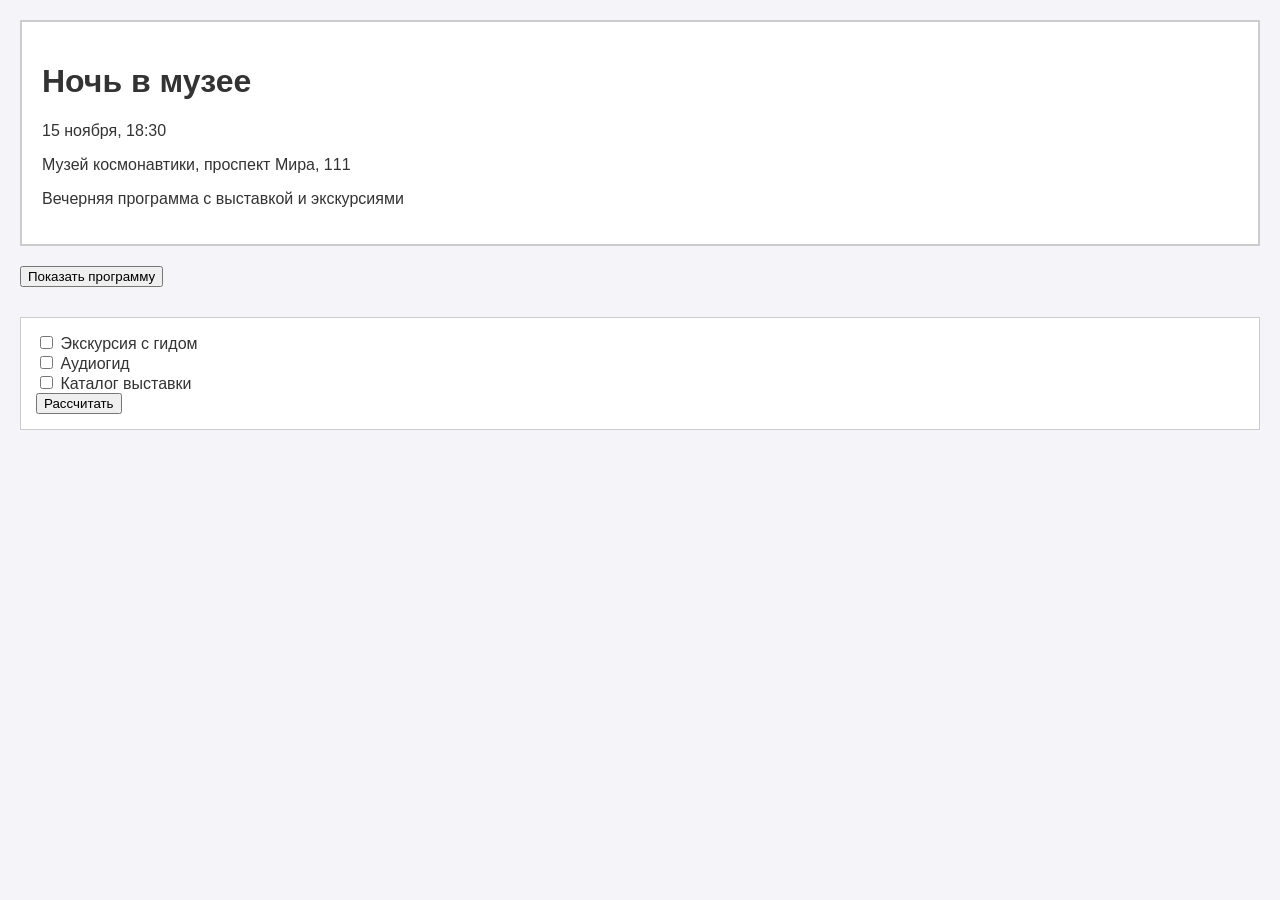
<file: DZ_2/src/index.html>
<!DOCTYPE html>
<html lang="ru">
<head>
    <meta charset="UTF-8">
    <meta name="viewport" content="width=device-width, initial-scale=1.0">
    <title>Ночь в музее</title>
    <link rel="stylesheet" href="style.css">
</head>
<body>
    <div class="card">
        <h1 id="event-title">Ночь в музее</h1>
        <p>15 ноября, 18:30</p>
        <p>Музей космонавтики, проспект Мира, 111</p>
        <p>Вечерняя программа с выставкой и экскурсиями</p>
    </div>

    <button id="show-program">Показать программу</button>
    
    <div id="program" class="info-block" hidden></div>
    
    <div id="data-error" class="error-message" hidden></div>

    <form id="service-form" class="form-block" hidden>
        <label>
            <input type="checkbox" id="guide"> Экскурсия с гидом
        </label><br>
        <label>
            <input type="checkbox" id="audio"> Аудиогид
        </label><br>
        <label>
            <input type="checkbox" id="catalog"> Каталог выставки
        </label><br>
        <button type="submit">Рассчитать</button>
    </form>

    <div id="choice-error" class="error-message" hidden></div>
    <div id="result" class="info-block" hidden></div>
    <div id="report-json" class="json-block" hidden></div>

    <script src="app.js"></script>
</body>
</html>
</file>
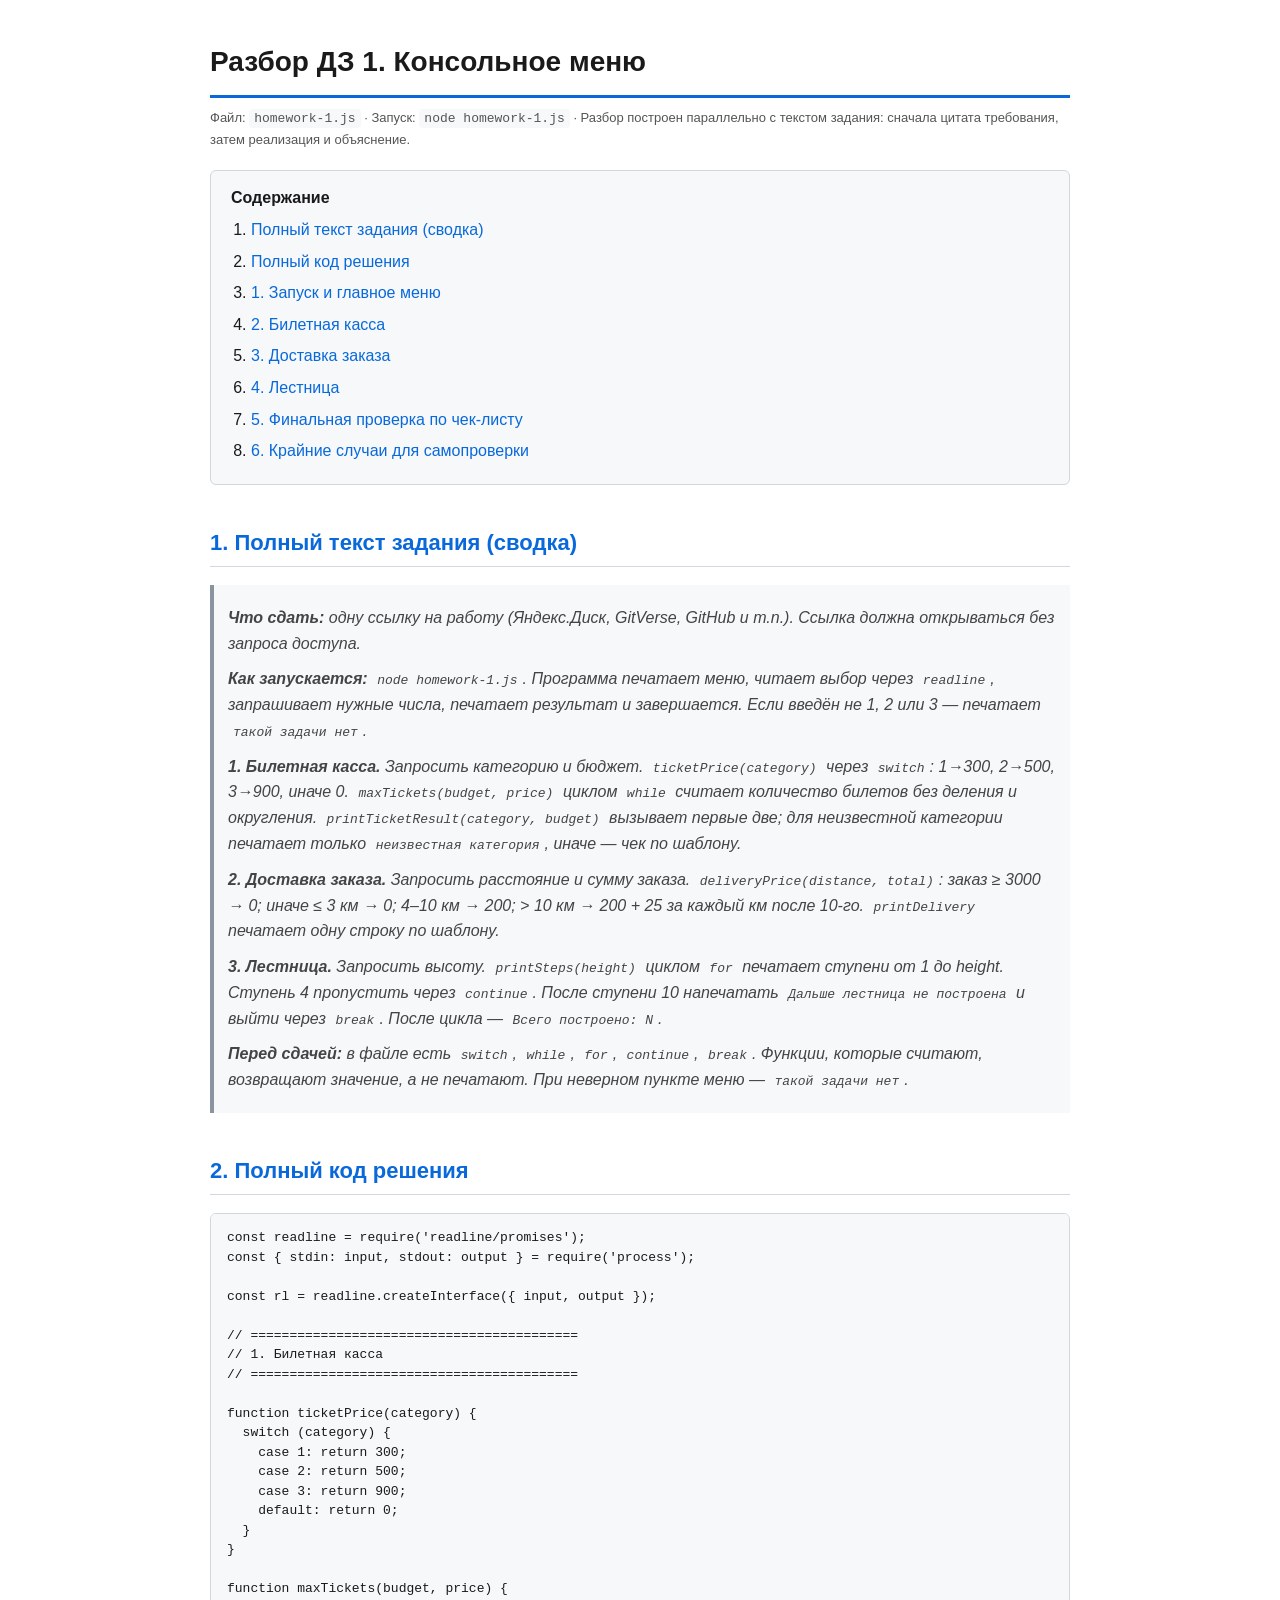
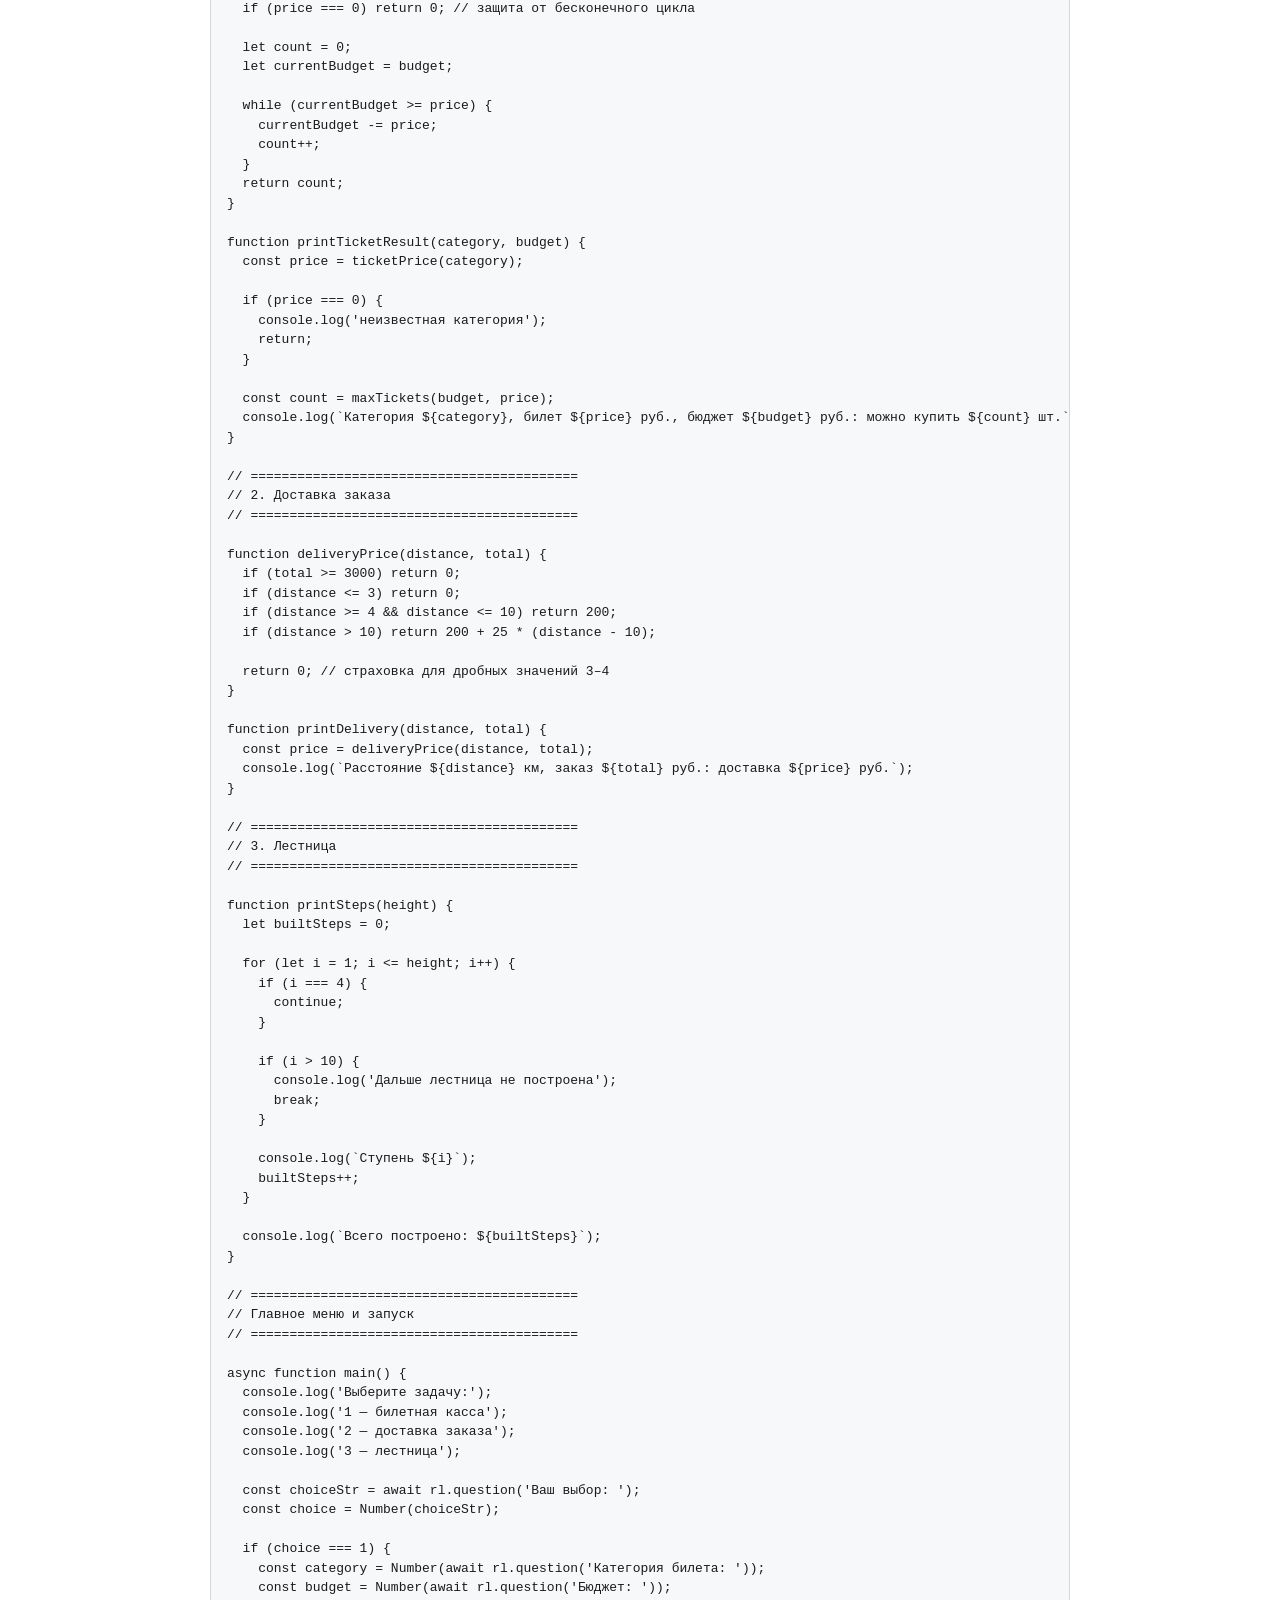
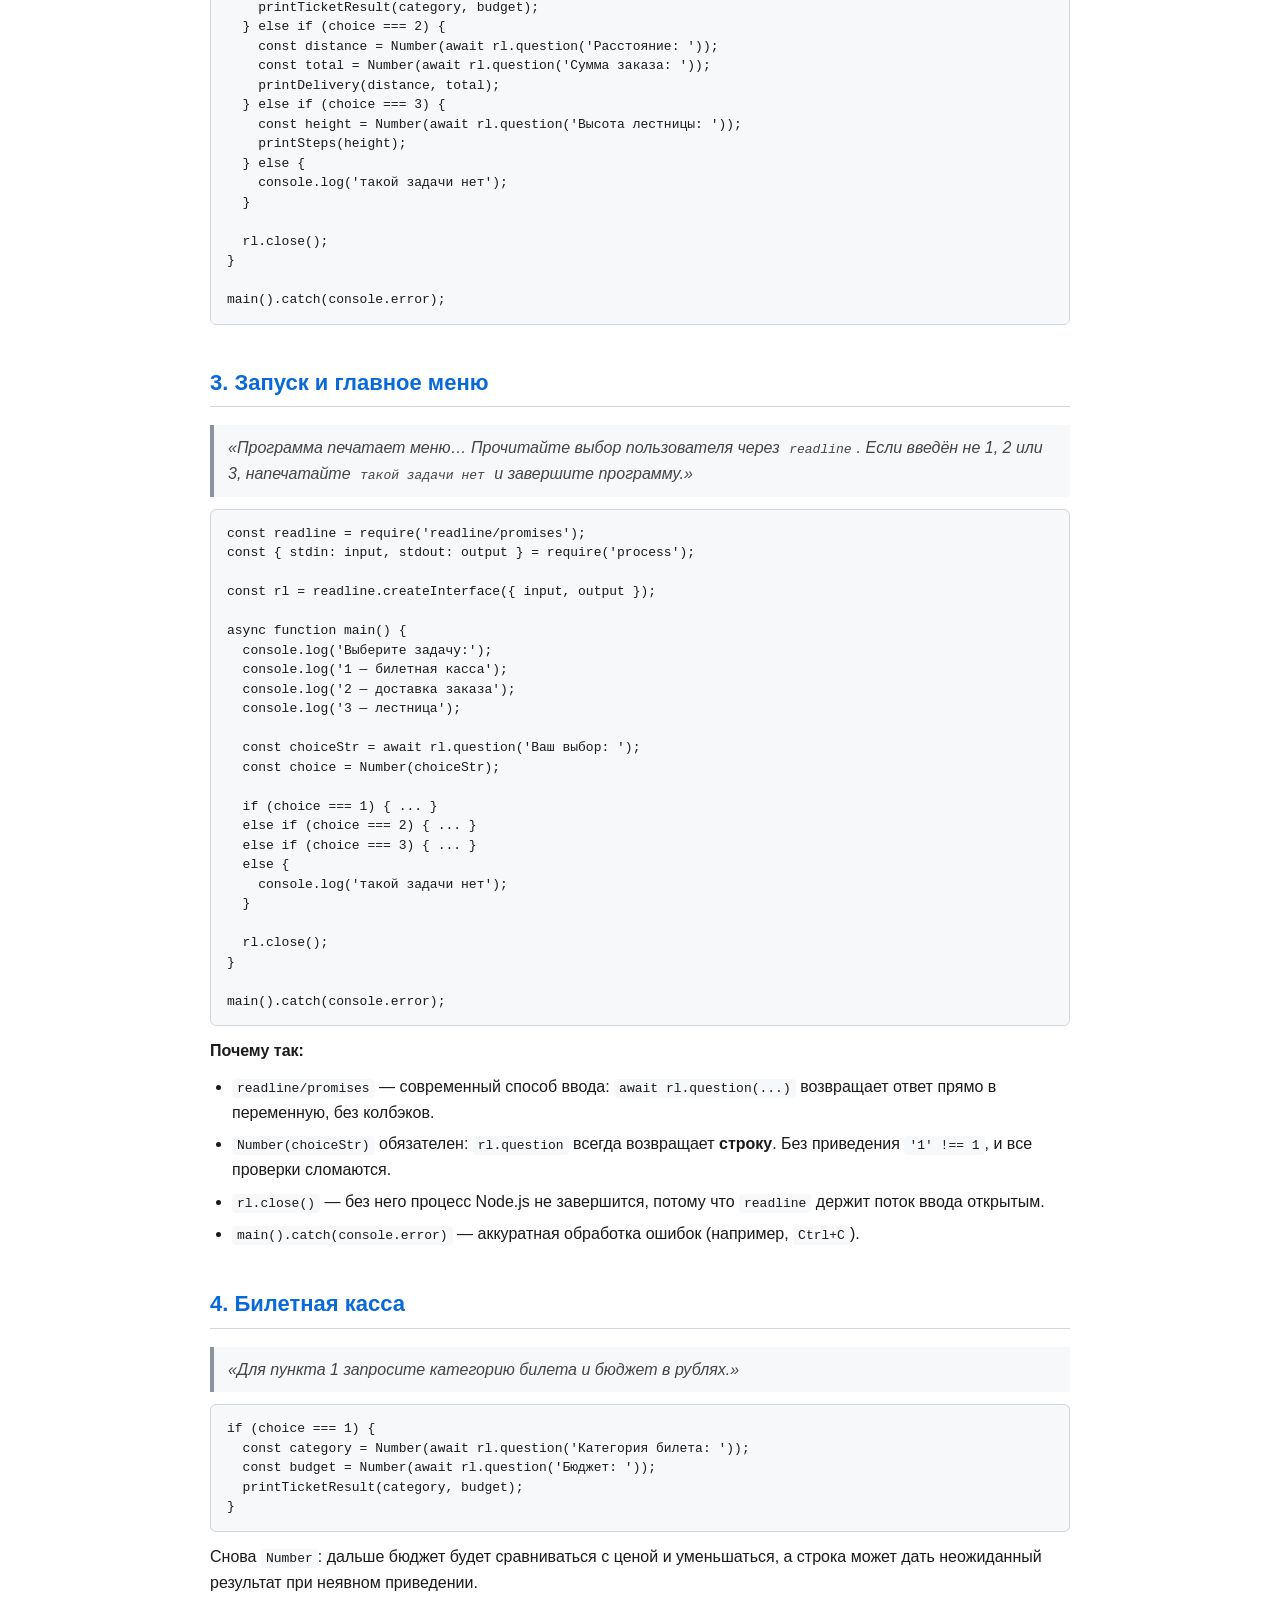
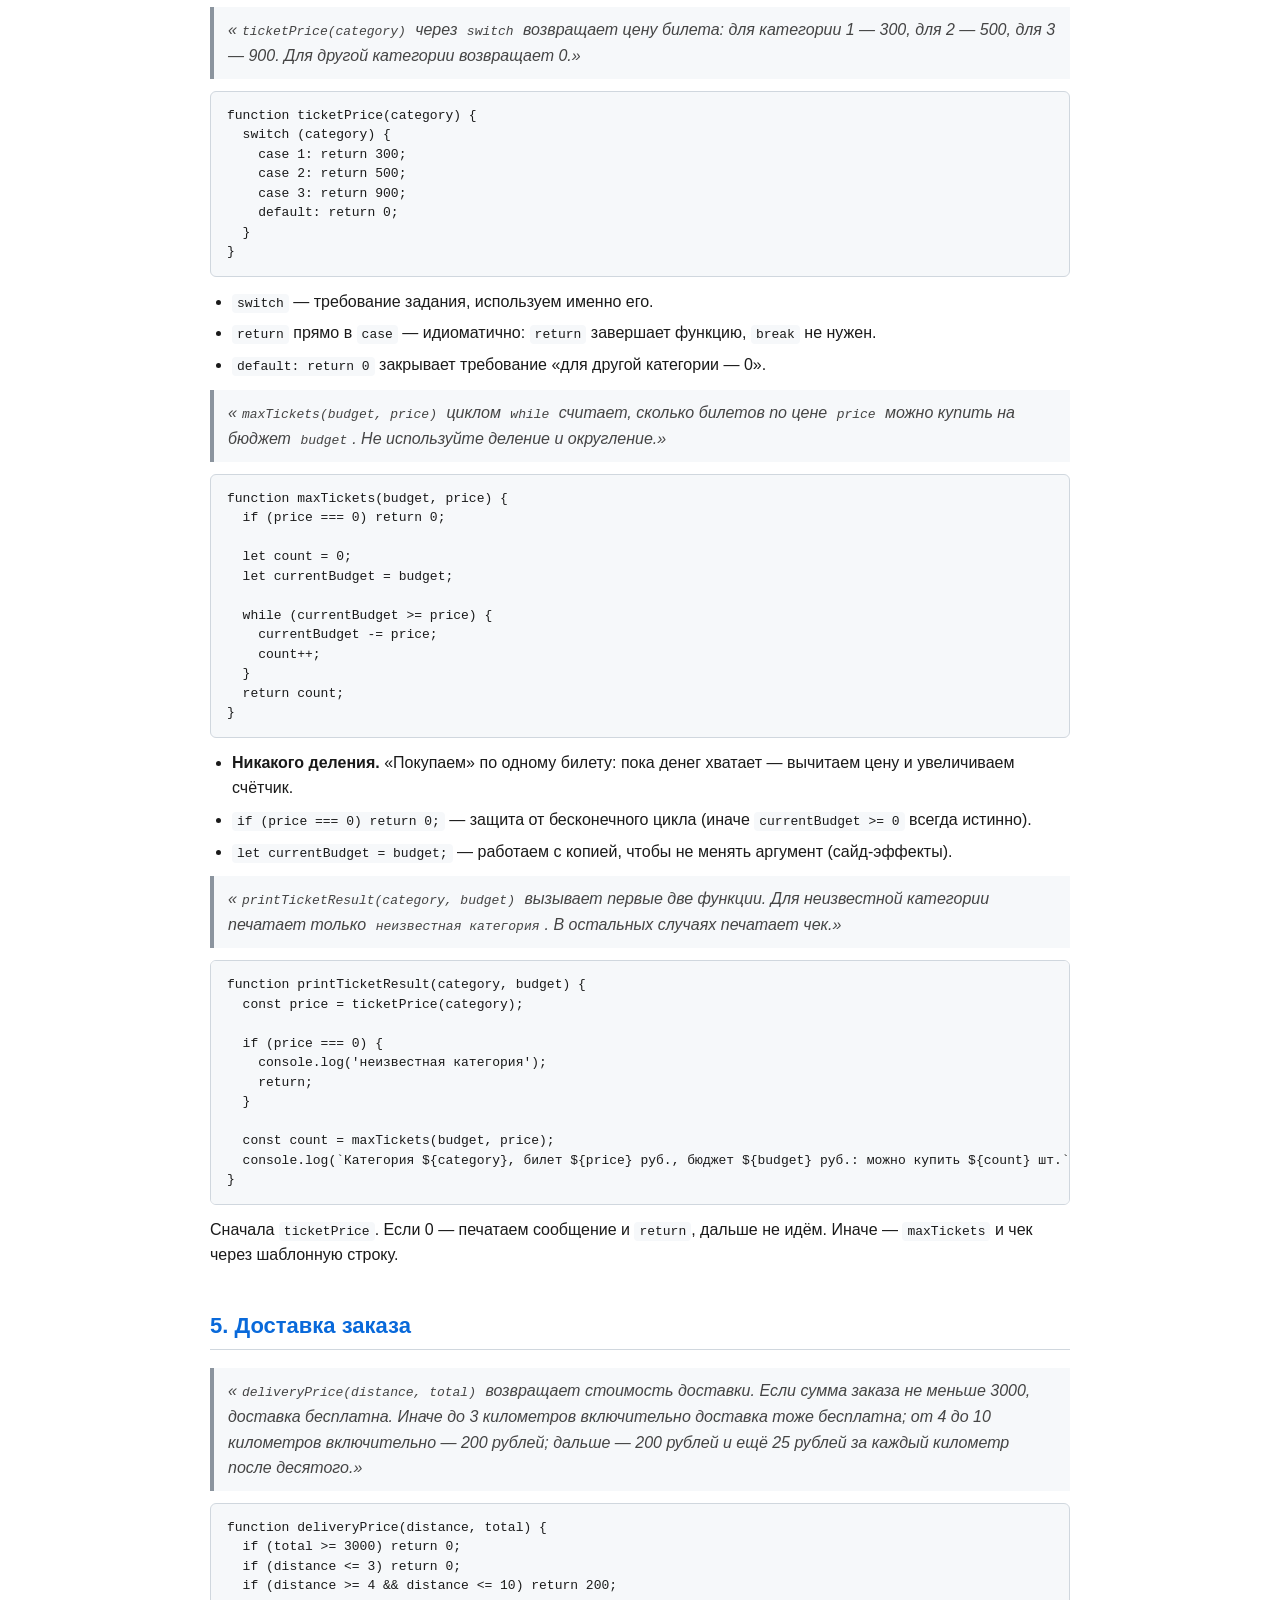
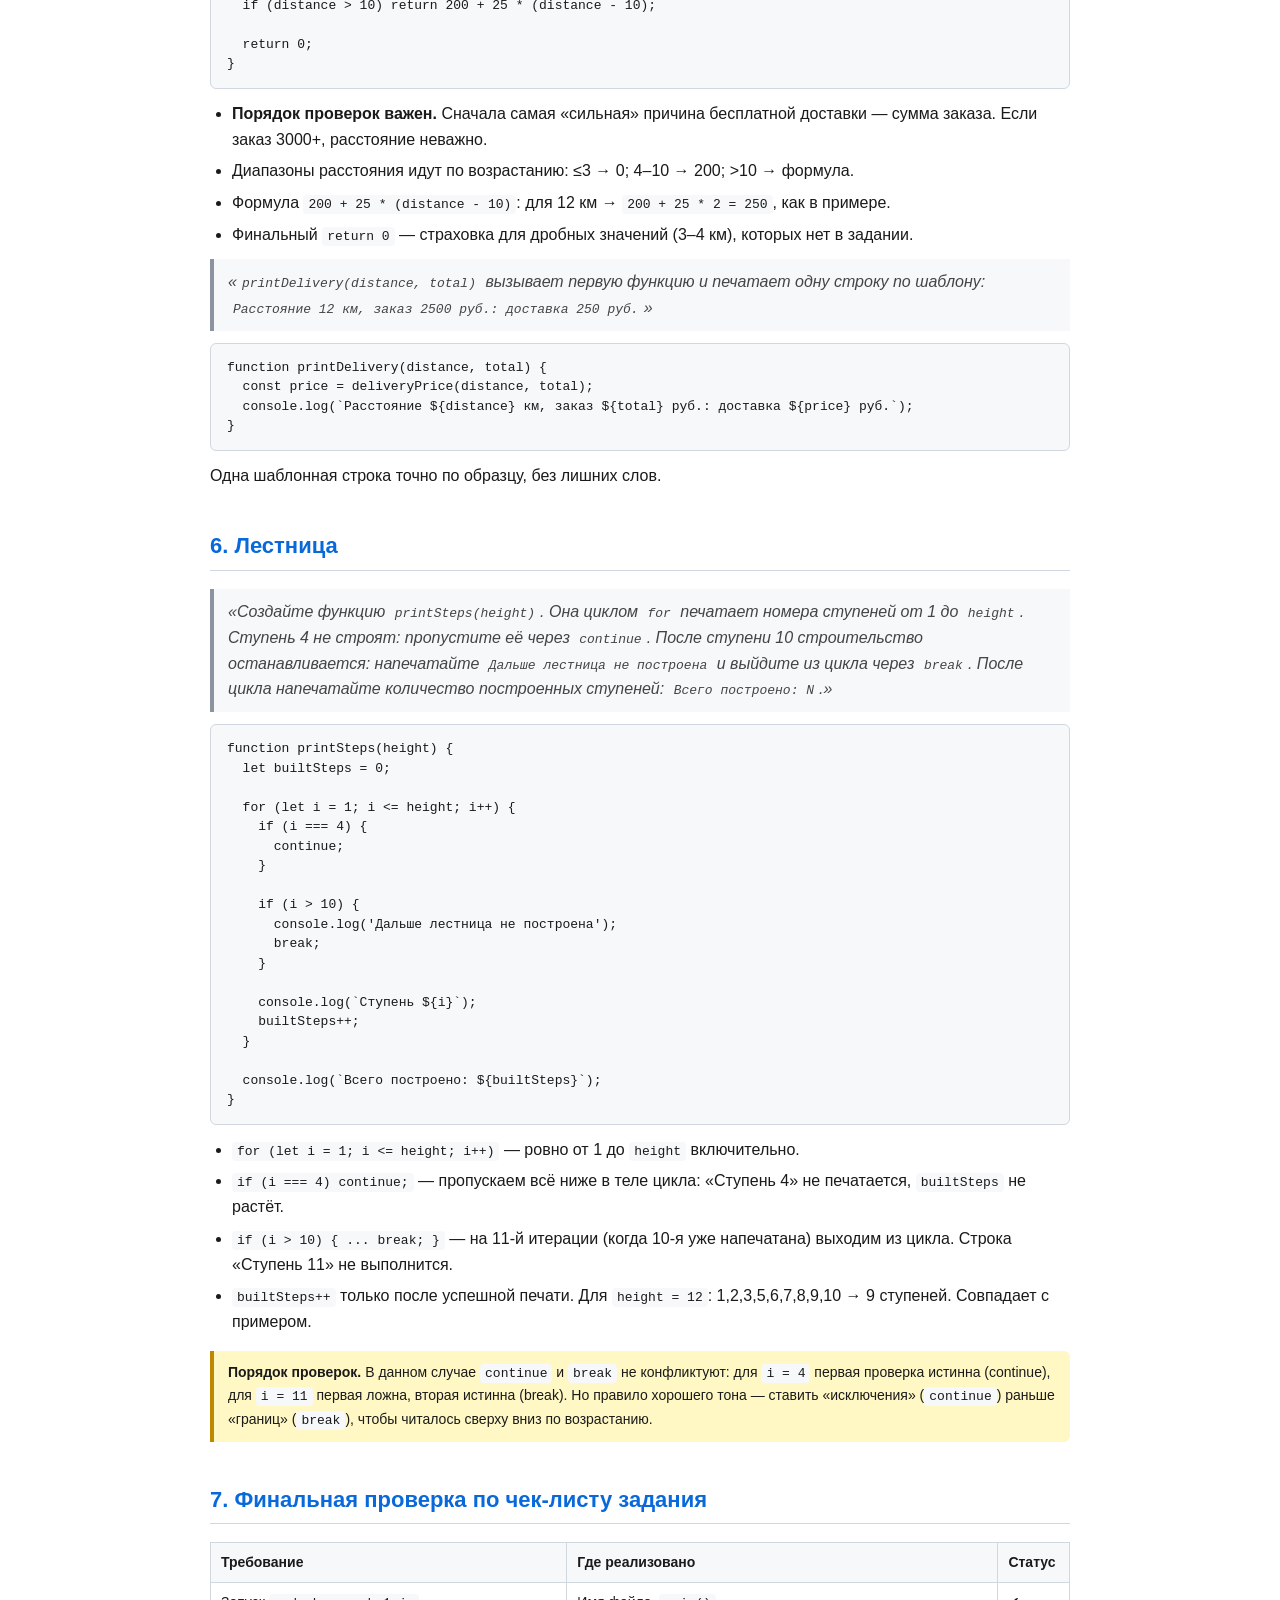
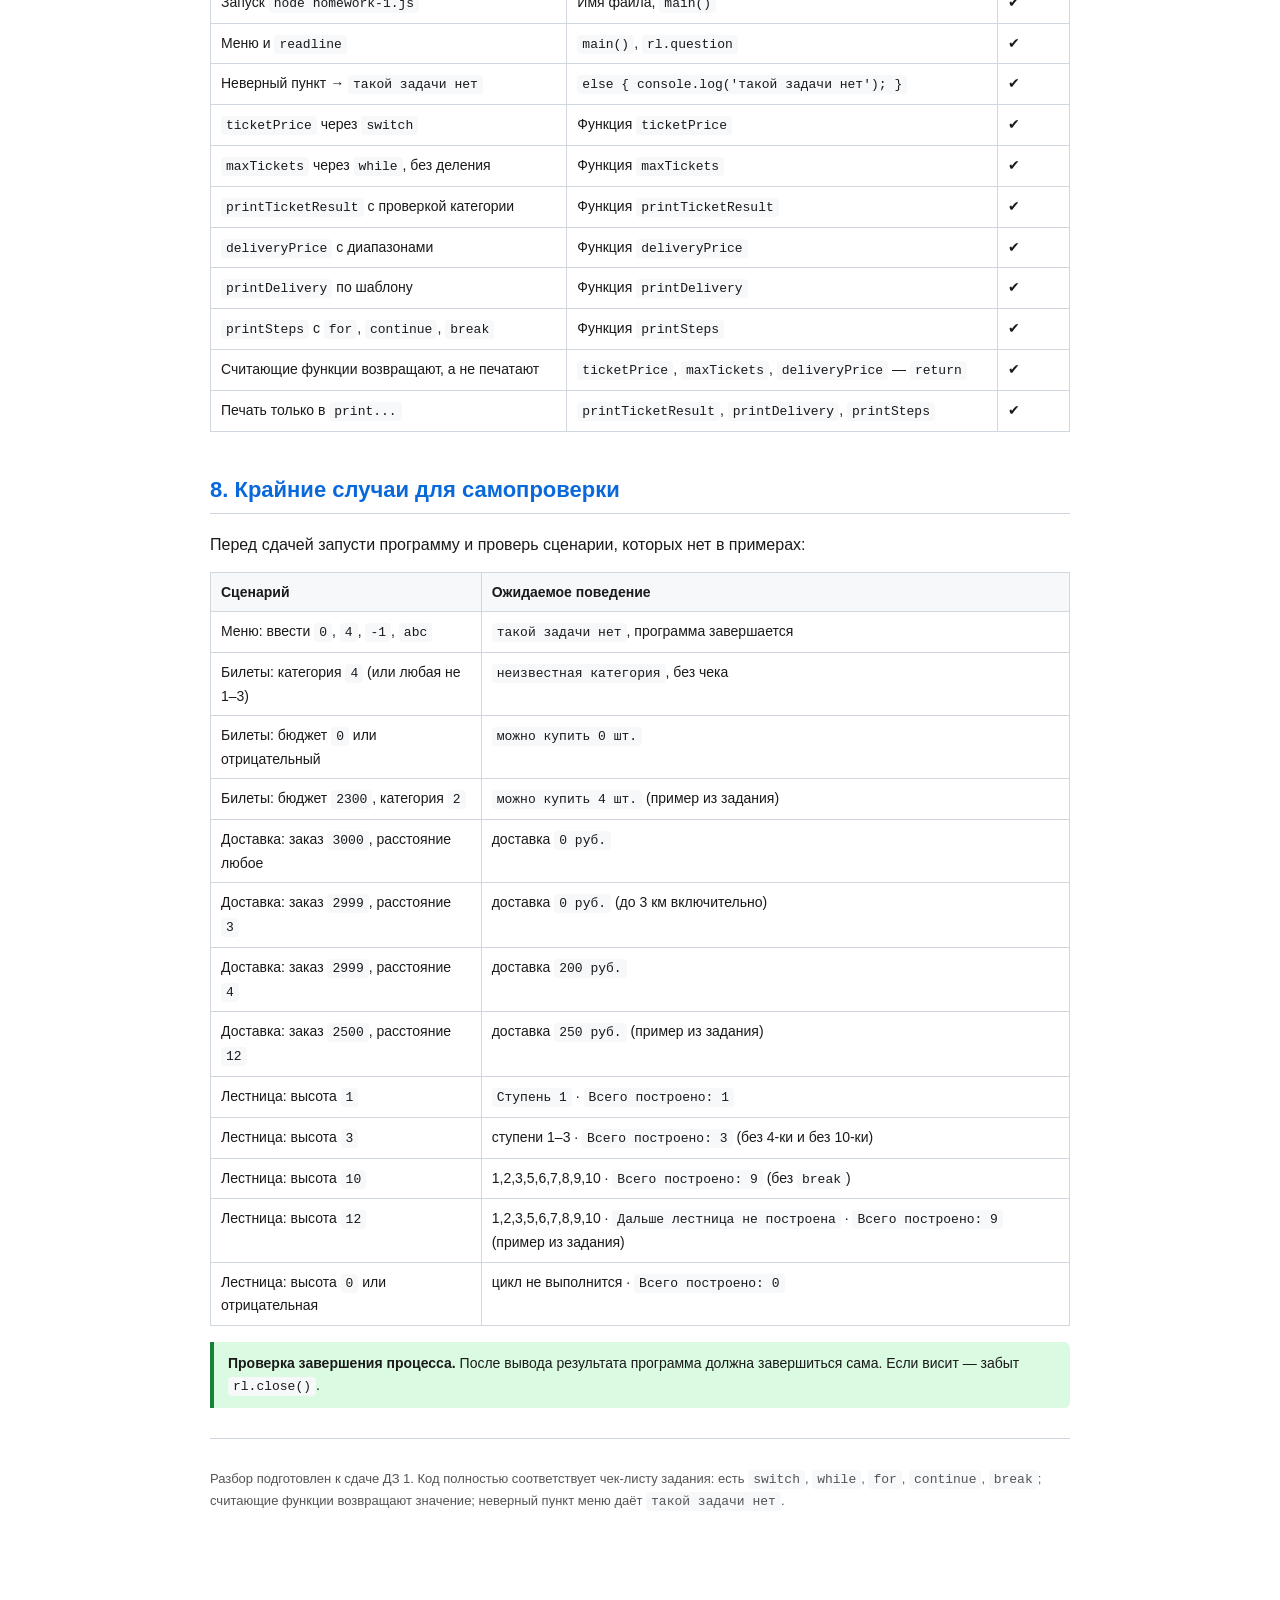
<file: DZ_1/homework-1.html>
<!DOCTYPE html>
<html lang="ru">
<head>
<meta charset="UTF-8">
<meta name="viewport" content="width=device-width, initial-scale=1.0">
<title>Разбор ДЗ 1. Консольное меню (homework-1.js)</title>
<style>
  :root {
    --bg: #ffffff;
    --text: #1a1a1a;
    --muted: #555;
    --border: #d0d7de;
    --code-bg: #f6f8fa;
    --accent: #0969da;
    --note-bg: #ddf4ff;
    --note-border: #0969da;
    --warn-bg: #fff8c5;
    --warn-border: #bf8700;
    --ok-bg: #dafbe1;
    --ok-border: #1a7f37;
  }
  * { box-sizing: border-box; }
  body {
    font-family: -apple-system, BlinkMacSystemFont, "Segoe UI", Roboto, Arial, sans-serif;
    max-width: 900px;
    margin: 40px auto;
    padding: 0 20px;
    line-height: 1.6;
    color: var(--text);
    background: var(--bg);
  }
  h1 { font-size: 28px; border-bottom: 3px solid var(--accent); padding-bottom: 10px; margin-bottom: 8px; }
  h2 { font-size: 22px; margin-top: 40px; border-bottom: 1px solid var(--border); padding-bottom: 6px; color: var(--accent); }
  h3 { font-size: 17px; margin-top: 28px; }
  p { margin: 10px 0; }
  ul, ol { margin: 10px 0 10px 22px; padding: 0; }
  li { margin-bottom: 6px; }
  code {
    font-family: "SFMono-Regular", Consolas, "Liberation Mono", Menlo, monospace;
    font-size: 13px;
    background: var(--code-bg);
    padding: 2px 5px;
    border-radius: 4px;
  }
  pre {
    background: var(--code-bg);
    border: 1px solid var(--border);
    border-radius: 6px;
    padding: 14px 16px;
    overflow-x: auto;
    font-size: 13px;
    line-height: 1.5;
    margin: 12px 0;
  }
  pre code {
    background: transparent;
    padding: 0;
    font-size: 13px;
  }
  .note, .warn, .ok {
    border-left: 4px solid;
    padding: 10px 14px;
    margin: 16px 0;
    border-radius: 0 6px 6px 0;
    font-size: 14px;
  }
  .note { background: var(--note-bg); border-color: var(--note-border); }
  .warn { background: var(--warn-bg); border-color: var(--warn-border); }
  .ok { background: var(--ok-bg); border-color: var(--ok-border); }
  .task-quote {
    background: #f6f8fa;
    border-left: 4px solid #8b949e;
    padding: 10px 14px;
    margin: 12px 0;
    font-style: italic;
    color: #444;
  }
  table {
    border-collapse: collapse;
    width: 100%;
    margin: 14px 0;
    font-size: 14px;
  }
  th, td {
    border: 1px solid var(--border);
    padding: 8px 10px;
    text-align: left;
    vertical-align: top;
  }
  th { background: #f6f8fa; font-weight: 600; }
  .toc {
    background: #f6f8fa;
    border: 1px solid var(--border);
    border-radius: 6px;
    padding: 14px 20px;
    margin: 20px 0;
  }
  .toc ol { margin: 6px 0 0 20px; }
  .toc a { color: var(--accent); text-decoration: none; }
  .toc a:hover { text-decoration: underline; }
  .small { font-size: 13px; color: var(--muted); }
  hr { border: none; border-top: 1px solid var(--border); margin: 30px 0; }
</style>
</head>
<body>

<h1>Разбор ДЗ 1. Консольное меню</h1>
<p class="small">Файл: <code>homework-1.js</code> · Запуск: <code>node homework-1.js</code> · Разбор построен параллельно с текстом задания: сначала цитата требования, затем реализация и объяснение.</p>

<div class="toc">
<strong>Содержание</strong>
<ol>
  <li><a href="#task">Полный текст задания (сводка)</a></li>
  <li><a href="#code">Полный код решения</a></li>
  <li><a href="#menu">1. Запуск и главное меню</a></li>
  <li><a href="#tickets">2. Билетная касса</a></li>
  <li><a href="#delivery">3. Доставка заказа</a></li>
  <li><a href="#steps">4. Лестница</a></li>
  <li><a href="#checklist">5. Финальная проверка по чек-листу</a></li>
  <li><a href="#edge">6. Крайние случаи для самопроверки</a></li>
</ol>
</div>

<h2 id="task">1. Полный текст задания (сводка)</h2>
<div class="task-quote">
<p><strong>Что сдать:</strong> одну ссылку на работу (Яндекс.Диск, GitVerse, GitHub и т.п.). Ссылка должна открываться без запроса доступа.</p>
<p><strong>Как запускается:</strong> <code>node homework-1.js</code>. Программа печатает меню, читает выбор через <code>readline</code>, запрашивает нужные числа, печатает результат и завершается. Если введён не 1, 2 или 3 — печатает <code>такой задачи нет</code>.</p>
<p><strong>1. Билетная касса.</strong> Запросить категорию и бюджет. <code>ticketPrice(category)</code> через <code>switch</code>: 1→300, 2→500, 3→900, иначе 0. <code>maxTickets(budget, price)</code> циклом <code>while</code> считает количество билетов без деления и округления. <code>printTicketResult(category, budget)</code> вызывает первые две; для неизвестной категории печатает только <code>неизвестная категория</code>, иначе — чек по шаблону.</p>
<p><strong>2. Доставка заказа.</strong> Запросить расстояние и сумму заказа. <code>deliveryPrice(distance, total)</code>: заказ ≥ 3000 → 0; иначе ≤ 3 км → 0; 4–10 км → 200; &gt; 10 км → 200 + 25 за каждый км после 10-го. <code>printDelivery</code> печатает одну строку по шаблону.</p>
<p><strong>3. Лестница.</strong> Запросить высоту. <code>printSteps(height)</code> циклом <code>for</code> печатает ступени от 1 до height. Ступень 4 пропустить через <code>continue</code>. После ступени 10 напечатать <code>Дальше лестница не построена</code> и выйти через <code>break</code>. После цикла — <code>Всего построено: N</code>.</p>
<p><strong>Перед сдачей:</strong> в файле есть <code>switch</code>, <code>while</code>, <code>for</code>, <code>continue</code>, <code>break</code>. Функции, которые считают, возвращают значение, а не печатают. При неверном пункте меню — <code>такой задачи нет</code>.</p>
</div>

<h2 id="code">2. Полный код решения</h2>
<pre><code>const readline = require('readline/promises');
const { stdin: input, stdout: output } = require('process');

const rl = readline.createInterface({ input, output });

// ==========================================
// 1. Билетная касса
// ==========================================

function ticketPrice(category) {
  switch (category) {
    case 1: return 300;
    case 2: return 500;
    case 3: return 900;
    default: return 0;
  }
}

function maxTickets(budget, price) {
  if (price === 0) return 0; // защита от бесконечного цикла

  let count = 0;
  let currentBudget = budget;

  while (currentBudget &gt;= price) {
    currentBudget -= price;
    count++;
  }
  return count;
}

function printTicketResult(category, budget) {
  const price = ticketPrice(category);

  if (price === 0) {
    console.log('неизвестная категория');
    return;
  }

  const count = maxTickets(budget, price);
  console.log(`Категория ${category}, билет ${price} руб., бюджет ${budget} руб.: можно купить ${count} шт.`);
}

// ==========================================
// 2. Доставка заказа
// ==========================================

function deliveryPrice(distance, total) {
  if (total &gt;= 3000) return 0;
  if (distance &lt;= 3) return 0;
  if (distance &gt;= 4 &amp;&amp; distance &lt;= 10) return 200;
  if (distance &gt; 10) return 200 + 25 * (distance - 10);

  return 0; // страховка для дробных значений 3–4
}

function printDelivery(distance, total) {
  const price = deliveryPrice(distance, total);
  console.log(`Расстояние ${distance} км, заказ ${total} руб.: доставка ${price} руб.`);
}

// ==========================================
// 3. Лестница
// ==========================================

function printSteps(height) {
  let builtSteps = 0;

  for (let i = 1; i &lt;= height; i++) {
    if (i === 4) {
      continue;
    }

    if (i &gt; 10) {
      console.log('Дальше лестница не построена');
      break;
    }

    console.log(`Ступень ${i}`);
    builtSteps++;
  }

  console.log(`Всего построено: ${builtSteps}`);
}

// ==========================================
// Главное меню и запуск
// ==========================================

async function main() {
  console.log('Выберите задачу:');
  console.log('1 — билетная касса');
  console.log('2 — доставка заказа');
  console.log('3 — лестница');

  const choiceStr = await rl.question('Ваш выбор: ');
  const choice = Number(choiceStr);

  if (choice === 1) {
    const category = Number(await rl.question('Категория билета: '));
    const budget = Number(await rl.question('Бюджет: '));
    printTicketResult(category, budget);
  } else if (choice === 2) {
    const distance = Number(await rl.question('Расстояние: '));
    const total = Number(await rl.question('Сумма заказа: '));
    printDelivery(distance, total);
  } else if (choice === 3) {
    const height = Number(await rl.question('Высота лестницы: '));
    printSteps(height);
  } else {
    console.log('такой задачи нет');
  }

  rl.close();
}

main().catch(console.error);</code></pre>

<h2 id="menu">3. Запуск и главное меню</h2>

<div class="task-quote">«Программа печатает меню… Прочитайте выбор пользователя через <code>readline</code>. Если введён не 1, 2 или 3, напечатайте <code>такой задачи нет</code> и завершите программу.»</div>

<pre><code>const readline = require('readline/promises');
const { stdin: input, stdout: output } = require('process');

const rl = readline.createInterface({ input, output });

async function main() {
  console.log('Выберите задачу:');
  console.log('1 — билетная касса');
  console.log('2 — доставка заказа');
  console.log('3 — лестница');

  const choiceStr = await rl.question('Ваш выбор: ');
  const choice = Number(choiceStr);

  if (choice === 1) { ... }
  else if (choice === 2) { ... }
  else if (choice === 3) { ... }
  else {
    console.log('такой задачи нет');
  }

  rl.close();
}

main().catch(console.error);</code></pre>

<p><strong>Почему так:</strong></p>
<ul>
  <li><code>readline/promises</code> — современный способ ввода: <code>await rl.question(...)</code> возвращает ответ прямо в переменную, без колбэков.</li>
  <li><code>Number(choiceStr)</code> обязателен: <code>rl.question</code> всегда возвращает <strong>строку</strong>. Без приведения <code>'1' !== 1</code>, и все проверки сломаются.</li>
  <li><code>rl.close()</code> — без него процесс Node.js не завершится, потому что <code>readline</code> держит поток ввода открытым.</li>
  <li><code>main().catch(console.error)</code> — аккуратная обработка ошибок (например, <code>Ctrl+C</code>).</li>
</ul>

<h2 id="tickets">4. Билетная касса</h2>

<div class="task-quote">«Для пункта 1 запросите категорию билета и бюджет в рублях.»</div>
<pre><code>if (choice === 1) {
  const category = Number(await rl.question('Категория билета: '));
  const budget = Number(await rl.question('Бюджет: '));
  printTicketResult(category, budget);
}</code></pre>
<p>Снова <code>Number</code>: дальше бюджет будет сравниваться с ценой и уменьшаться, а строка может дать неожиданный результат при неявном приведении.</p>

<div class="task-quote">«<code>ticketPrice(category)</code> через <code>switch</code> возвращает цену билета: для категории 1 — 300, для 2 — 500, для 3 — 900. Для другой категории возвращает 0.»</div>
<pre><code>function ticketPrice(category) {
  switch (category) {
    case 1: return 300;
    case 2: return 500;
    case 3: return 900;
    default: return 0;
  }
}</code></pre>
<ul>
  <li><code>switch</code> — требование задания, используем именно его.</li>
  <li><code>return</code> прямо в <code>case</code> — идиоматично: <code>return</code> завершает функцию, <code>break</code> не нужен.</li>
  <li><code>default: return 0</code> закрывает требование «для другой категории — 0».</li>
</ul>

<div class="task-quote">«<code>maxTickets(budget, price)</code> циклом <code>while</code> считает, сколько билетов по цене <code>price</code> можно купить на бюджет <code>budget</code>. Не используйте деление и округление.»</div>
<pre><code>function maxTickets(budget, price) {
  if (price === 0) return 0;

  let count = 0;
  let currentBudget = budget;

  while (currentBudget &gt;= price) {
    currentBudget -= price;
    count++;
  }
  return count;
}</code></pre>
<ul>
  <li><strong>Никакого деления.</strong> «Покупаем» по одному билету: пока денег хватает — вычитаем цену и увеличиваем счётчик.</li>
  <li><code>if (price === 0) return 0;</code> — защита от бесконечного цикла (иначе <code>currentBudget &gt;= 0</code> всегда истинно).</li>
  <li><code>let currentBudget = budget;</code> — работаем с копией, чтобы не менять аргумент (сайд-эффекты).</li>
</ul>

<div class="task-quote">«<code>printTicketResult(category, budget)</code> вызывает первые две функции. Для неизвестной категории печатает только <code>неизвестная категория</code>. В остальных случаях печатает чек.»</div>
<pre><code>function printTicketResult(category, budget) {
  const price = ticketPrice(category);

  if (price === 0) {
    console.log('неизвестная категория');
    return;
  }

  const count = maxTickets(budget, price);
  console.log(`Категория ${category}, билет ${price} руб., бюджет ${budget} руб.: можно купить ${count} шт.`);
}</code></pre>
<p>Сначала <code>ticketPrice</code>. Если 0 — печатаем сообщение и <code>return</code>, дальше не идём. Иначе — <code>maxTickets</code> и чек через шаблонную строку.</p>

<h2 id="delivery">5. Доставка заказа</h2>

<div class="task-quote">«<code>deliveryPrice(distance, total)</code> возвращает стоимость доставки. Если сумма заказа не меньше 3000, доставка бесплатна. Иначе до 3 километров включительно доставка тоже бесплатна; от 4 до 10 километров включительно — 200 рублей; дальше — 200 рублей и ещё 25 рублей за каждый километр после десятого.»</div>
<pre><code>function deliveryPrice(distance, total) {
  if (total &gt;= 3000) return 0;
  if (distance &lt;= 3) return 0;
  if (distance &gt;= 4 &amp;&amp; distance &lt;= 10) return 200;
  if (distance &gt; 10) return 200 + 25 * (distance - 10);

  return 0;
}</code></pre>
<ul>
  <li><strong>Порядок проверок важен.</strong> Сначала самая «сильная» причина бесплатной доставки — сумма заказа. Если заказ 3000+, расстояние неважно.</li>
  <li>Диапазоны расстояния идут по возрастанию: ≤3 → 0; 4–10 → 200; &gt;10 → формула.</li>
  <li>Формула <code>200 + 25 * (distance - 10)</code>: для 12 км → <code>200 + 25 * 2 = 250</code>, как в примере.</li>
  <li>Финальный <code>return 0</code> — страховка для дробных значений (3–4 км), которых нет в задании.</li>
</ul>

<div class="task-quote">«<code>printDelivery(distance, total)</code> вызывает первую функцию и печатает одну строку по шаблону: <code>Расстояние 12 км, заказ 2500 руб.: доставка 250 руб.</code>»</div>
<pre><code>function printDelivery(distance, total) {
  const price = deliveryPrice(distance, total);
  console.log(`Расстояние ${distance} км, заказ ${total} руб.: доставка ${price} руб.`);
}</code></pre>
<p>Одна шаблонная строка точно по образцу, без лишних слов.</p>

<h2 id="steps">6. Лестница</h2>

<div class="task-quote">«Создайте функцию <code>printSteps(height)</code>. Она циклом <code>for</code> печатает номера ступеней от 1 до <code>height</code>. Ступень 4 не строят: пропустите её через <code>continue</code>. После ступени 10 строительство останавливается: напечатайте <code>Дальше лестница не построена</code> и выйдите из цикла через <code>break</code>. После цикла напечатайте количество построенных ступеней: <code>Всего построено: N</code>.»</div>
<pre><code>function printSteps(height) {
  let builtSteps = 0;

  for (let i = 1; i &lt;= height; i++) {
    if (i === 4) {
      continue;
    }

    if (i &gt; 10) {
      console.log('Дальше лестница не построена');
      break;
    }

    console.log(`Ступень ${i}`);
    builtSteps++;
  }

  console.log(`Всего построено: ${builtSteps}`);
}</code></pre>
<ul>
  <li><code>for (let i = 1; i &lt;= height; i++)</code> — ровно от 1 до <code>height</code> включительно.</li>
  <li><code>if (i === 4) continue;</code> — пропускаем всё ниже в теле цикла: «Ступень 4» не печатается, <code>builtSteps</code> не растёт.</li>
  <li><code>if (i &gt; 10) { ... break; }</code> — на 11-й итерации (когда 10-я уже напечатана) выходим из цикла. Строка «Ступень 11» не выполнится.</li>
  <li><code>builtSteps++</code> только после успешной печати. Для <code>height = 12</code>: 1,2,3,5,6,7,8,9,10 → 9 ступеней. Совпадает с примером.</li>
</ul>
<div class="warn">
<strong>Порядок проверок.</strong> В данном случае <code>continue</code> и <code>break</code> не конфликтуют: для <code>i = 4</code> первая проверка истинна (continue), для <code>i = 11</code> первая ложна, вторая истинна (break). Но правило хорошего тона — ставить «исключения» (<code>continue</code>) раньше «границ» (<code>break</code>), чтобы читалось сверху вниз по возрастанию.
</div>

<h2 id="checklist">7. Финальная проверка по чек-листу задания</h2>
<table>
<tr><th>Требование</th><th>Где реализовано</th><th>Статус</th></tr>
<tr><td>Запуск <code>node homework-1.js</code></td><td>Имя файла, <code>main()</code></td><td>✔</td></tr>
<tr><td>Меню и <code>readline</code></td><td><code>main()</code>, <code>rl.question</code></td><td>✔</td></tr>
<tr><td>Неверный пункт → <code>такой задачи нет</code></td><td><code>else { console.log('такой задачи нет'); }</code></td><td>✔</td></tr>
<tr><td><code>ticketPrice</code> через <code>switch</code></td><td>Функция <code>ticketPrice</code></td><td>✔</td></tr>
<tr><td><code>maxTickets</code> через <code>while</code>, без деления</td><td>Функция <code>maxTickets</code></td><td>✔</td></tr>
<tr><td><code>printTicketResult</code> с проверкой категории</td><td>Функция <code>printTicketResult</code></td><td>✔</td></tr>
<tr><td><code>deliveryPrice</code> с диапазонами</td><td>Функция <code>deliveryPrice</code></td><td>✔</td></tr>
<tr><td><code>printDelivery</code> по шаблону</td><td>Функция <code>printDelivery</code></td><td>✔</td></tr>
<tr><td><code>printSteps</code> с <code>for</code>, <code>continue</code>, <code>break</code></td><td>Функция <code>printSteps</code></td><td>✔</td></tr>
<tr><td>Считающие функции возвращают, а не печатают</td><td><code>ticketPrice</code>, <code>maxTickets</code>, <code>deliveryPrice</code> — <code>return</code></td><td>✔</td></tr>
<tr><td>Печать только в <code>print...</code></td><td><code>printTicketResult</code>, <code>printDelivery</code>, <code>printSteps</code></td><td>✔</td></tr>
</table>

<h2 id="edge">8. Крайние случаи для самопроверки</h2>
<p>Перед сдачей запусти программу и проверь сценарии, которых нет в примерах:</p>
<table>
<tr><th>Сценарий</th><th>Ожидаемое поведение</th></tr>
<tr><td>Меню: ввести <code>0</code>, <code>4</code>, <code>-1</code>, <code>abc</code></td><td><code>такой задачи нет</code>, программа завершается</td></tr>
<tr><td>Билеты: категория <code>4</code> (или любая не 1–3)</td><td><code>неизвестная категория</code>, без чека</td></tr>
<tr><td>Билеты: бюджет <code>0</code> или отрицательный</td><td><code>можно купить 0 шт.</code></td></tr>
<tr><td>Билеты: бюджет <code>2300</code>, категория <code>2</code></td><td><code>можно купить 4 шт.</code> (пример из задания)</td></tr>
<tr><td>Доставка: заказ <code>3000</code>, расстояние любое</td><td>доставка <code>0 руб.</code></td></tr>
<tr><td>Доставка: заказ <code>2999</code>, расстояние <code>3</code></td><td>доставка <code>0 руб.</code> (до 3 км включительно)</td></tr>
<tr><td>Доставка: заказ <code>2999</code>, расстояние <code>4</code></td><td>доставка <code>200 руб.</code></td></tr>
<tr><td>Доставка: заказ <code>2500</code>, расстояние <code>12</code></td><td>доставка <code>250 руб.</code> (пример из задания)</td></tr>
<tr><td>Лестница: высота <code>1</code></td><td><code>Ступень 1</code> · <code>Всего построено: 1</code></td></tr>
<tr><td>Лестница: высота <code>3</code></td><td>ступени 1–3 · <code>Всего построено: 3</code> (без 4-ки и без 10-ки)</td></tr>
<tr><td>Лестница: высота <code>10</code></td><td>1,2,3,5,6,7,8,9,10 · <code>Всего построено: 9</code> (без <code>break</code>)</td></tr>
<tr><td>Лестница: высота <code>12</code></td><td>1,2,3,5,6,7,8,9,10 · <code>Дальше лестница не построена</code> · <code>Всего построено: 9</code> (пример из задания)</td></tr>
<tr><td>Лестница: высота <code>0</code> или отрицательная</td><td>цикл не выполнится · <code>Всего построено: 0</code></td></tr>
</table>

<div class="ok">
<strong>Проверка завершения процесса.</strong> После вывода результата программа должна завершиться сама. Если висит — забыт <code>rl.close()</code>.
</div>

<hr>
<p class="small">Разбор подготовлен к сдаче ДЗ 1. Код полностью соответствует чек-листу задания: есть <code>switch</code>, <code>while</code>, <code>for</code>, <code>continue</code>, <code>break</code>; считающие функции возвращают значение; неверный пункт меню даёт <code>такой задачи нет</code>.</p>

</body>
</html>
</file>
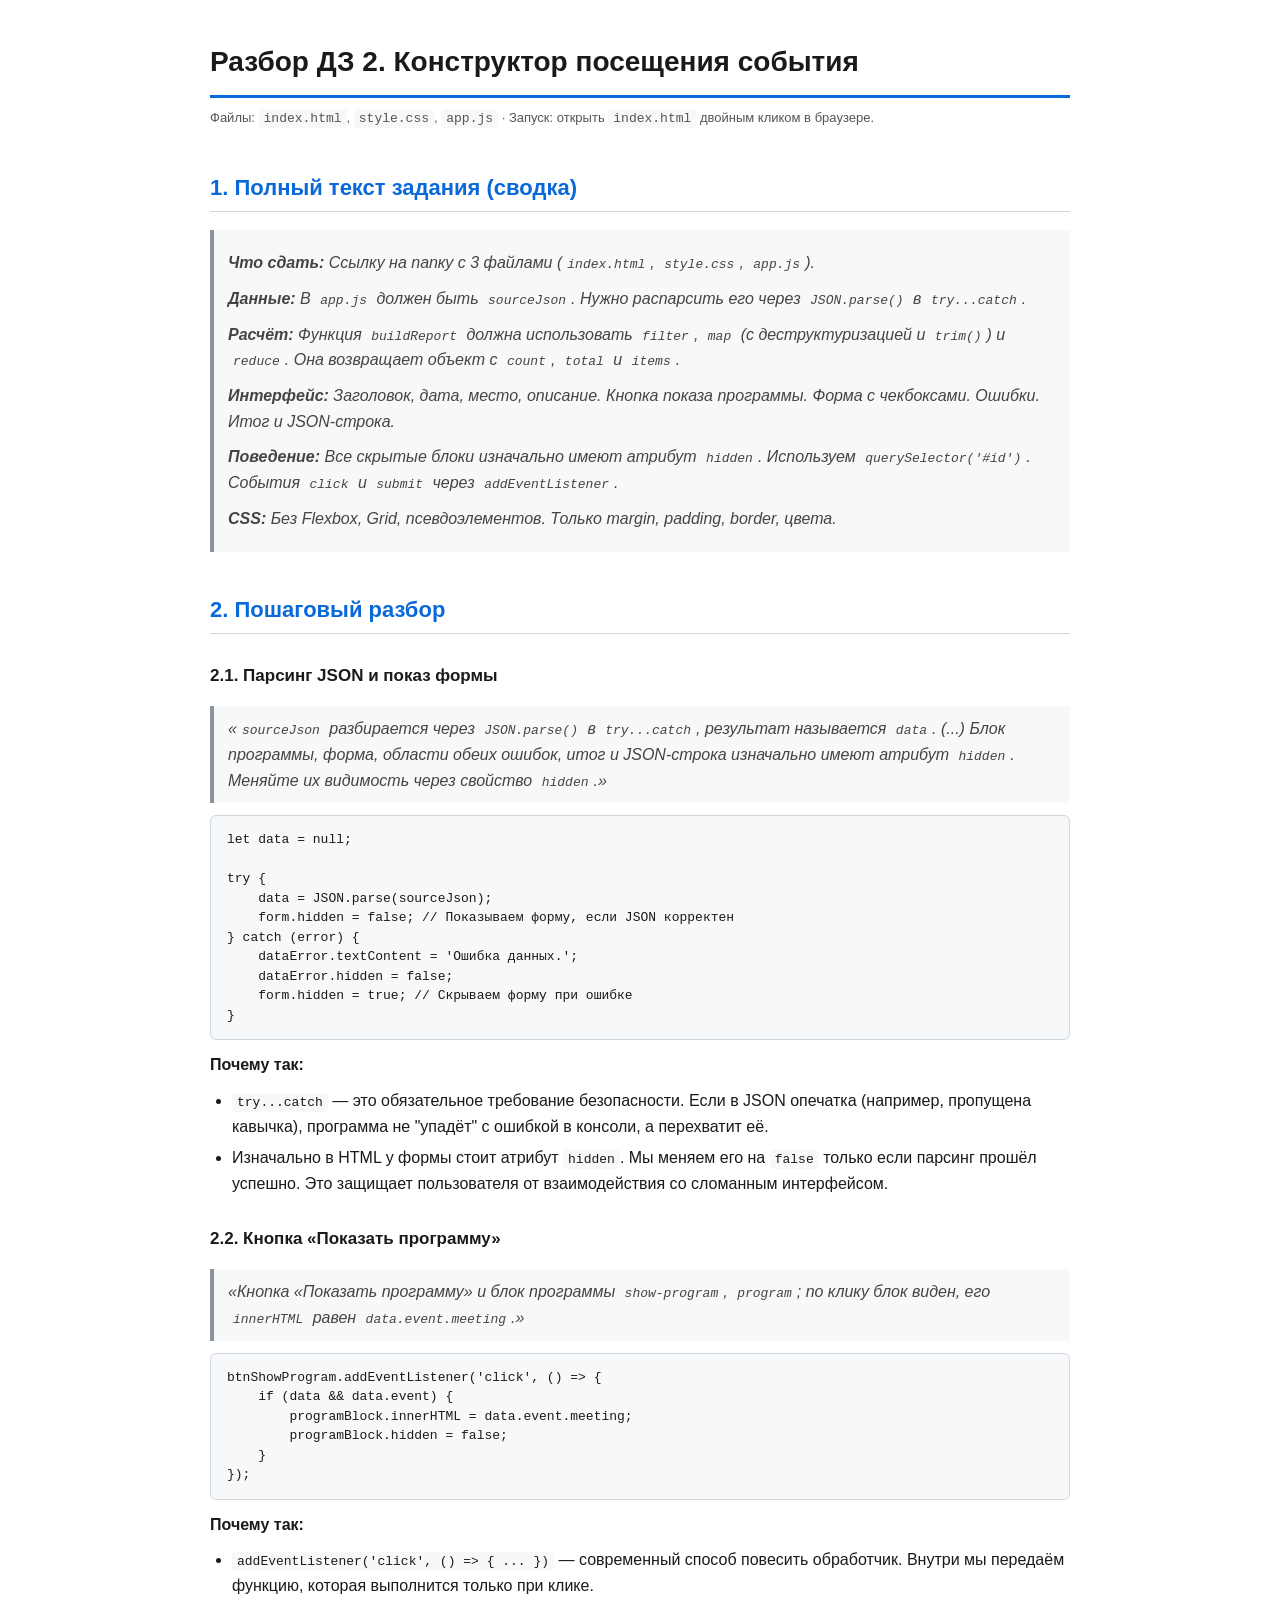
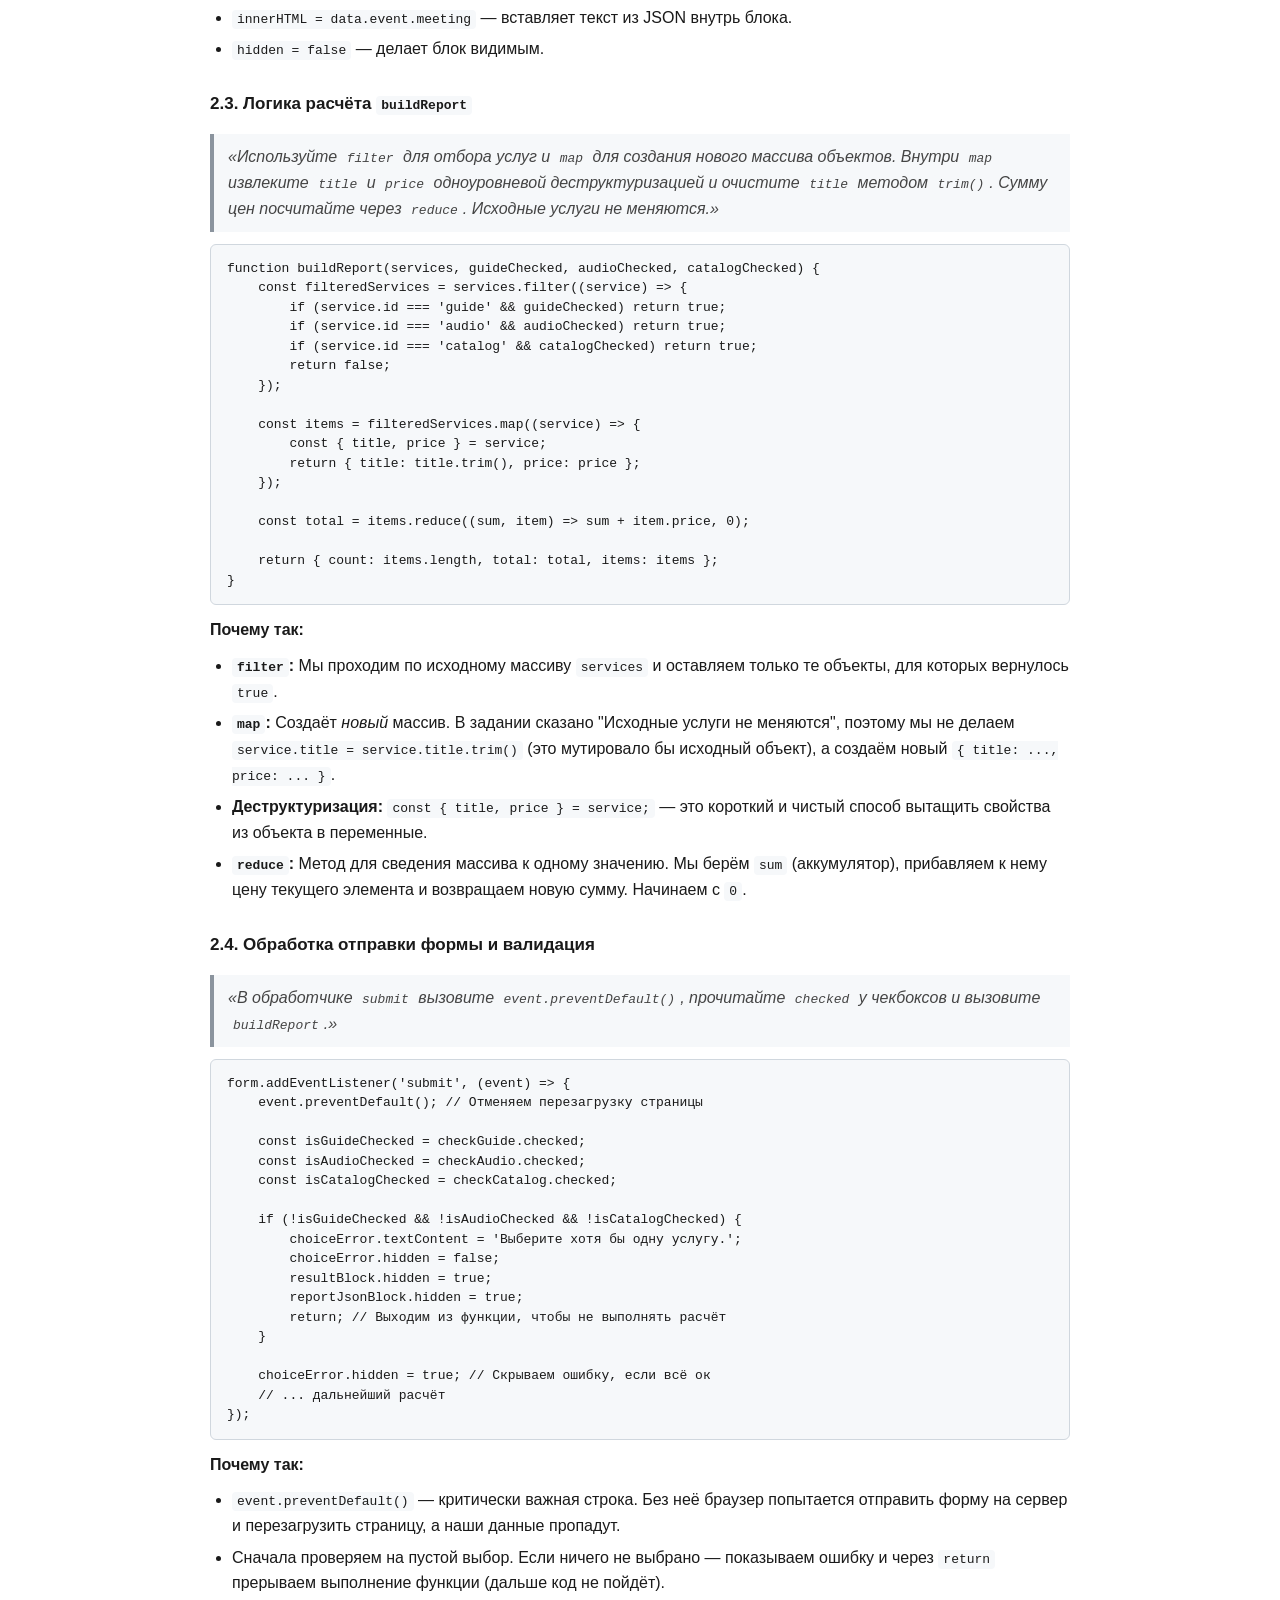
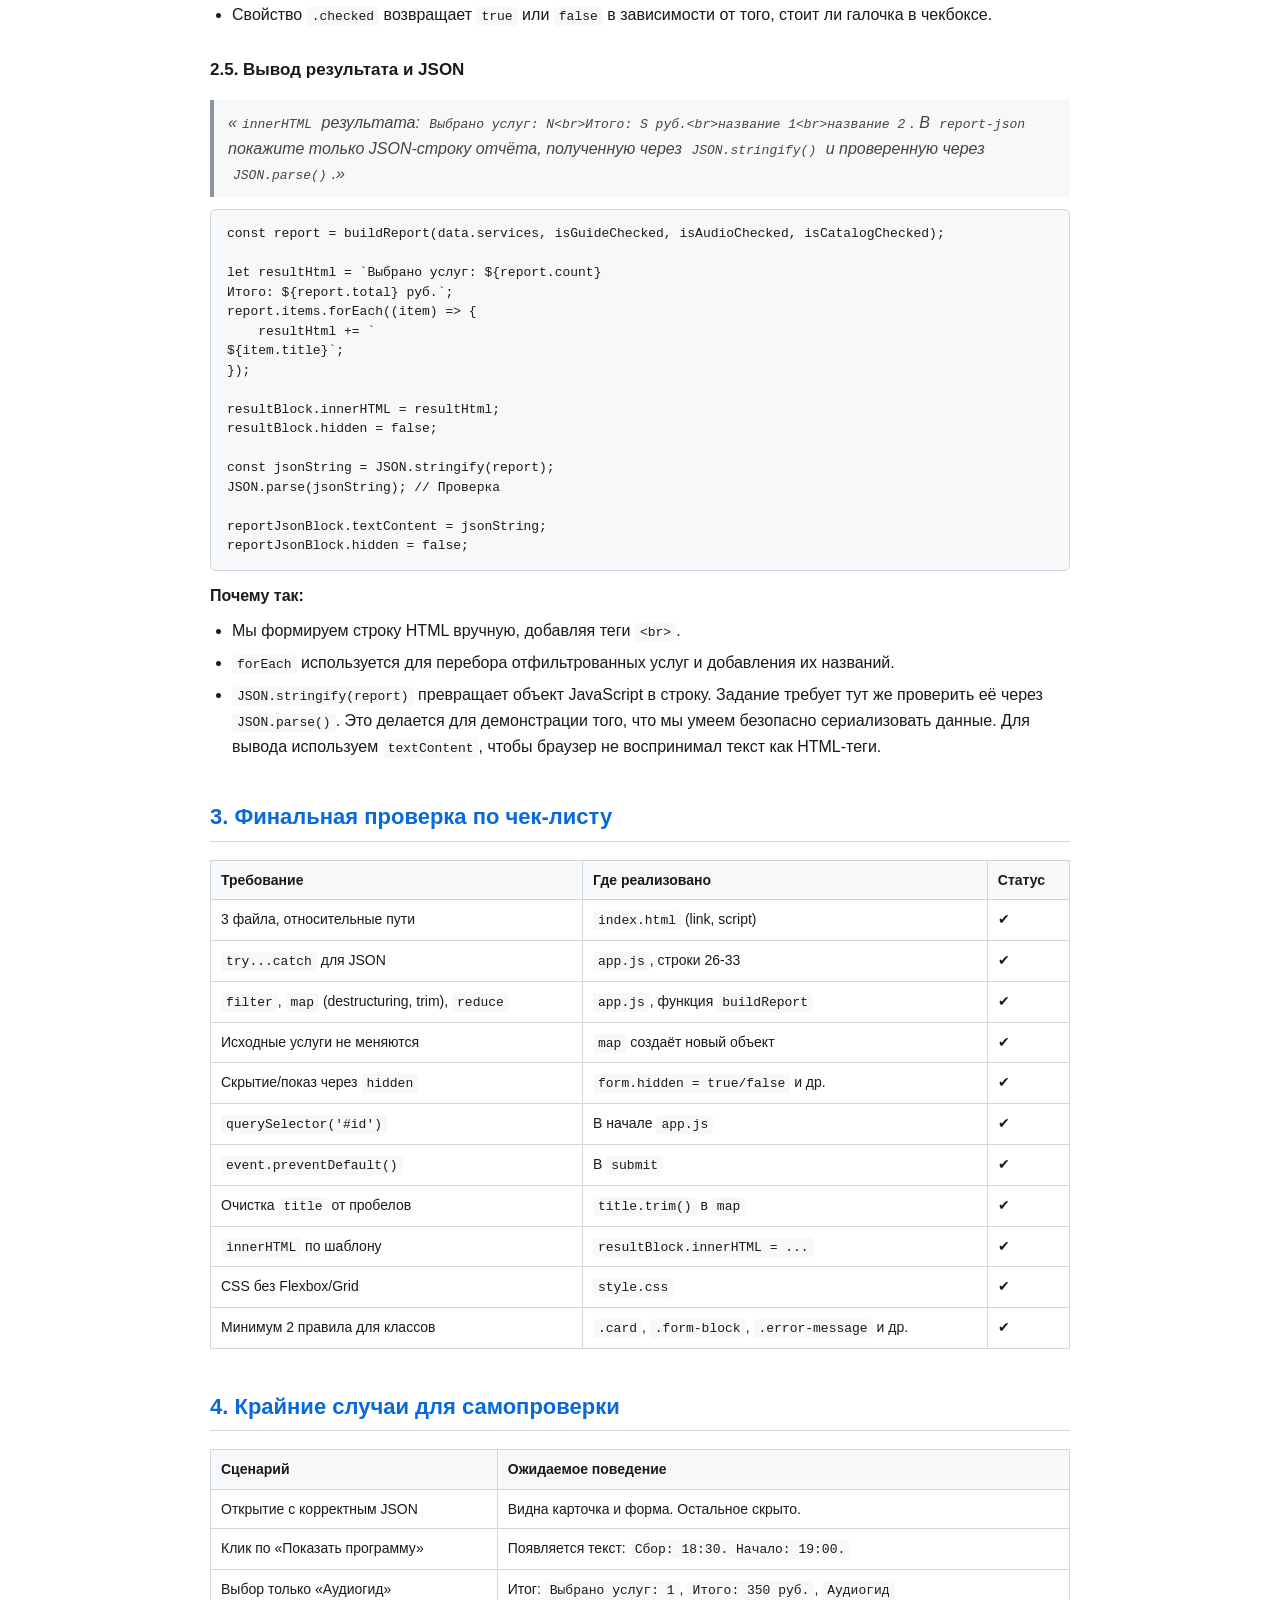
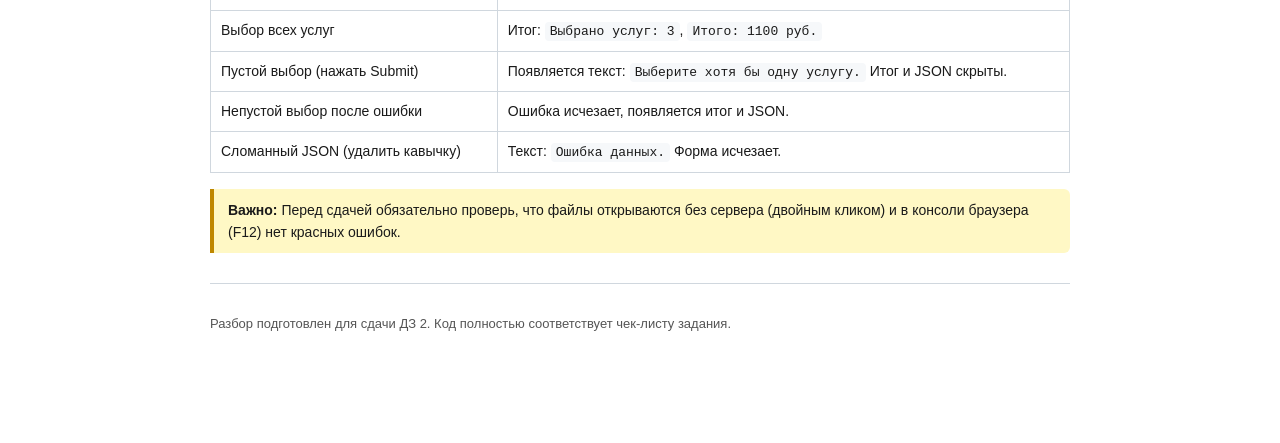
<file: DZ_2/homework-2-review.html>
<!DOCTYPE html>
<html lang="ru">
<head>
<meta charset="UTF-8">
<meta name="viewport" content="width=device-width, initial-scale=1.0">
<title>Разбор ДЗ 2. Конструктор посещения события</title>
<style>
  :root {
    --bg: #ffffff;
    --text: #1a1a1a;
    --muted: #555;
    --border: #d0d7de;
    --code-bg: #f6f8fa;
    --accent: #0969da;
    --note-bg: #ddf4ff;
    --note-border: #0969da;
    --warn-bg: #fff8c5;
    --warn-border: #bf8700;
    --ok-bg: #dafbe1;
    --ok-border: #1a7f37;
  }
  * { box-sizing: border-box; }
  body {
    font-family: -apple-system, BlinkMacSystemFont, "Segoe UI", Roboto, Arial, sans-serif;
    max-width: 900px;
    margin: 40px auto;
    padding: 0 20px;
    line-height: 1.6;
    color: var(--text);
    background: var(--bg);
  }
  h1 { font-size: 28px; border-bottom: 3px solid var(--accent); padding-bottom: 10px; margin-bottom: 8px; }
  h2 { font-size: 22px; margin-top: 40px; border-bottom: 1px solid var(--border); padding-bottom: 6px; color: var(--accent); }
  h3 { font-size: 17px; margin-top: 28px; }
  p { margin: 10px 0; }
  ul, ol { margin: 10px 0 10px 22px; padding: 0; }
  li { margin-bottom: 6px; }
  code {
    font-family: "SFMono-Regular", Consolas, "Liberation Mono", Menlo, monospace;
    font-size: 13px;
    background: var(--code-bg);
    padding: 2px 5px;
    border-radius: 4px;
  }
  pre {
    background: var(--code-bg);
    border: 1px solid var(--border);
    border-radius: 6px;
    padding: 14px 16px;
    overflow-x: auto;
    font-size: 13px;
    line-height: 1.5;
    margin: 12px 0;
  }
  pre code {
    background: transparent;
    padding: 0;
    font-size: 13px;
  }
  .note, .warn, .ok {
    border-left: 4px solid;
    padding: 10px 14px;
    margin: 16px 0;
    border-radius: 0 6px 6px 0;
    font-size: 14px;
  }
  .note { background: var(--note-bg); border-color: var(--note-border); }
  .warn { background: var(--warn-bg); border-color: var(--warn-border); }
  .ok { background: var(--ok-bg); border-color: var(--ok-border); }
  .task-quote {
    background: #f6f8fa;
    border-left: 4px solid #8b949e;
    padding: 10px 14px;
    margin: 12px 0;
    font-style: italic;
    color: #444;
  }
  table {
    border-collapse: collapse;
    width: 100%;
    margin: 14px 0;
    font-size: 14px;
  }
  th, td {
    border: 1px solid var(--border);
    padding: 8px 10px;
    text-align: left;
    vertical-align: top;
  }
  th { background: #f6f8fa; font-weight: 600; }
  .small { font-size: 13px; color: var(--muted); }
  hr { border: none; border-top: 1px solid var(--border); margin: 30px 0; }
</style>
</head>
<body>

<h1>Разбор ДЗ 2. Конструктор посещения события</h1>
<p class="small">Файлы: <code>index.html</code>, <code>style.css</code>, <code>app.js</code> · Запуск: открыть <code>index.html</code> двойным кликом в браузере.</p>

<h2>1. Полный текст задания (сводка)</h2>
<div class="task-quote">
<p><strong>Что сдать:</strong> Ссылку на папку с 3 файлами (<code>index.html</code>, <code>style.css</code>, <code>app.js</code>).</p>
<p><strong>Данные:</strong> В <code>app.js</code> должен быть <code>sourceJson</code>. Нужно распарсить его через <code>JSON.parse()</code> в <code>try...catch</code>.</p>
<p><strong>Расчёт:</strong> Функция <code>buildReport</code> должна использовать <code>filter</code>, <code>map</code> (с деструктуризацией и <code>trim()</code>) и <code>reduce</code>. Она возвращает объект с <code>count</code>, <code>total</code> и <code>items</code>.</p>
<p><strong>Интерфейс:</strong> Заголовок, дата, место, описание. Кнопка показа программы. Форма с чекбоксами. Ошибки. Итог и JSON-строка.</p>
<p><strong>Поведение:</strong> Все скрытые блоки изначально имеют атрибут <code>hidden</code>. Используем <code>querySelector('#id')</code>. События <code>click</code> и <code>submit</code> через <code>addEventListener</code>.</p>
<p><strong>CSS:</strong> Без Flexbox, Grid, псевдоэлементов. Только margin, padding, border, цвета.</p>
</div>

<h2>2. Пошаговый разбор</h2>

<h3>2.1. Парсинг JSON и показ формы</h3>
<div class="task-quote">«<code>sourceJson</code> разбирается через <code>JSON.parse()</code> в <code>try...catch</code>, результат называется <code>data</code>. (...) Блок программы, форма, области обеих ошибок, итог и JSON-строка изначально имеют атрибут <code>hidden</code>. Меняйте их видимость через свойство <code>hidden</code>.»</div>
<pre><code>let data = null;

try {
    data = JSON.parse(sourceJson);
    form.hidden = false; // Показываем форму, если JSON корректен
} catch (error) {
    dataError.textContent = 'Ошибка данных.';
    dataError.hidden = false;
    form.hidden = true; // Скрываем форму при ошибке
}</code></pre>
<p><strong>Почему так:</strong></p>
<ul>
  <li><code>try...catch</code> — это обязательное требование безопасности. Если в JSON опечатка (например, пропущена кавычка), программа не "упадёт" с ошибкой в консоли, а перехватит её.</li>
  <li>Изначально в HTML у формы стоит атрибут <code>hidden</code>. Мы меняем его на <code>false</code> только если парсинг прошёл успешно. Это защищает пользователя от взаимодействия со сломанным интерфейсом.</li>
</ul>

<h3>2.2. Кнопка «Показать программу»</h3>
<div class="task-quote">«Кнопка «Показать программу» и блок программы <code>show-program</code>, <code>program</code>; по клику блок виден, его <code>innerHTML</code> равен <code>data.event.meeting</code>.»</div>
<pre><code>btnShowProgram.addEventListener('click', () => {
    if (data && data.event) {
        programBlock.innerHTML = data.event.meeting;
        programBlock.hidden = false;
    }
});</code></pre>
<p><strong>Почему так:</strong></p>
<ul>
  <li><code>addEventListener('click', () => { ... })</code> — современный способ повесить обработчик. Внутри мы передаём функцию, которая выполнится только при клике.</li>
  <li><code>innerHTML = data.event.meeting</code> — вставляет текст из JSON внутрь блока.</li>
  <li><code>hidden = false</code> — делает блок видимым.</li>
</ul>

<h3>2.3. Логика расчёта <code>buildReport</code></h3>
<div class="task-quote">«Используйте <code>filter</code> для отбора услуг и <code>map</code> для создания нового массива объектов. Внутри <code>map</code> извлеките <code>title</code> и <code>price</code> одноуровневой деструктуризацией и очистите <code>title</code> методом <code>trim()</code>. Сумму цен посчитайте через <code>reduce</code>. Исходные услуги не меняются.»</div>
<pre><code>function buildReport(services, guideChecked, audioChecked, catalogChecked) {
    const filteredServices = services.filter((service) => {
        if (service.id === 'guide' && guideChecked) return true;
        if (service.id === 'audio' && audioChecked) return true;
        if (service.id === 'catalog' && catalogChecked) return true;
        return false;
    });

    const items = filteredServices.map((service) => {
        const { title, price } = service;
        return { title: title.trim(), price: price };
    });

    const total = items.reduce((sum, item) => sum + item.price, 0);

    return { count: items.length, total: total, items: items };
}</code></pre>
<p><strong>Почему так:</strong></p>
<ul>
  <li><strong><code>filter</code>:</strong> Мы проходим по исходному массиву <code>services</code> и оставляем только те объекты, для которых вернулось <code>true</code>.</li>
  <li><strong><code>map</code>:</strong> Создаёт <em>новый</em> массив. В задании сказано "Исходные услуги не меняются", поэтому мы не делаем <code>service.title = service.title.trim()</code> (это мутировало бы исходный объект), а создаём новый <code>{ title: ..., price: ... }</code>.</li>
  <li><strong>Деструктуризация:</strong> <code>const { title, price } = service;</code> — это короткий и чистый способ вытащить свойства из объекта в переменные.</li>
  <li><strong><code>reduce</code>:</strong> Метод для сведения массива к одному значению. Мы берём <code>sum</code> (аккумулятор), прибавляем к нему цену текущего элемента и возвращаем новую сумму. Начинаем с <code>0</code>.</li>
</ul>

<h3>2.4. Обработка отправки формы и валидация</h3>
<div class="task-quote">«В обработчике <code>submit</code> вызовите <code>event.preventDefault()</code>, прочитайте <code>checked</code> у чекбоксов и вызовите <code>buildReport</code>.»</div>
<pre><code>form.addEventListener('submit', (event) => {
    event.preventDefault(); // Отменяем перезагрузку страницы

    const isGuideChecked = checkGuide.checked;
    const isAudioChecked = checkAudio.checked;
    const isCatalogChecked = checkCatalog.checked;

    if (!isGuideChecked && !isAudioChecked && !isCatalogChecked) {
        choiceError.textContent = 'Выберите хотя бы одну услугу.';
        choiceError.hidden = false;
        resultBlock.hidden = true;
        reportJsonBlock.hidden = true;
        return; // Выходим из функции, чтобы не выполнять расчёт
    }

    choiceError.hidden = true; // Скрываем ошибку, если всё ок
    // ... дальнейший расчёт
});</code></pre>
<p><strong>Почему так:</strong></p>
<ul>
  <li><code>event.preventDefault()</code> — критически важная строка. Без неё браузер попытается отправить форму на сервер и перезагрузить страницу, а наши данные пропадут.</li>
  <li>Сначала проверяем на пустой выбор. Если ничего не выбрано — показываем ошибку и через <code>return</code> прерываем выполнение функции (дальше код не пойдёт).</li>
  <li>Свойство <code>.checked</code> возвращает <code>true</code> или <code>false</code> в зависимости от того, стоит ли галочка в чекбоксе.</li>
</ul>

<h3>2.5. Вывод результата и JSON</h3>
<div class="task-quote">«<code>innerHTML</code> результата: <code>Выбрано услуг: N&lt;br&gt;Итого: S руб.&lt;br&gt;название 1&lt;br&gt;название 2</code>. В <code>report-json</code> покажите только JSON-строку отчёта, полученную через <code>JSON.stringify()</code> и проверенную через <code>JSON.parse()</code>.»</div>
<pre><code>const report = buildReport(data.services, isGuideChecked, isAudioChecked, isCatalogChecked);

let resultHtml = `Выбрано услуг: ${report.count}<br>Итого: ${report.total} руб.`;
report.items.forEach((item) => {
    resultHtml += `<br>${item.title}`;
});

resultBlock.innerHTML = resultHtml;
resultBlock.hidden = false;

const jsonString = JSON.stringify(report);
JSON.parse(jsonString); // Проверка

reportJsonBlock.textContent = jsonString;
reportJsonBlock.hidden = false;</code></pre>
<p><strong>Почему так:</strong></p>
<ul>
  <li>Мы формируем строку HTML вручную, добавляя теги <code>&lt;br&gt;</code>.</li>
  <li><code>forEach</code> используется для перебора отфильтрованных услуг и добавления их названий.</li>
  <li><code>JSON.stringify(report)</code> превращает объект JavaScript в строку. Задание требует тут же проверить её через <code>JSON.parse()</code>. Это делается для демонстрации того, что мы умеем безопасно сериализовать данные. Для вывода используем <code>textContent</code>, чтобы браузер не воспринимал текст как HTML-теги.</li>
</ul>

<h2>3. Финальная проверка по чек-листу</h2>
<table>
<tr><th>Требование</th><th>Где реализовано</th><th>Статус</th></tr>
<tr><td>3 файла, относительные пути</td><td><code>index.html</code> (link, script)</td><td>✔</td></tr>
<tr><td><code>try...catch</code> для JSON</td><td><code>app.js</code>, строки 26-33</td><td>✔</td></tr>
<tr><td><code>filter</code>, <code>map</code> (destructuring, trim), <code>reduce</code></td><td><code>app.js</code>, функция <code>buildReport</code></td><td>✔</td></tr>
<tr><td>Исходные услуги не меняются</td><td><code>map</code> создаёт новый объект</td><td>✔</td></tr>
<tr><td>Скрытие/показ через <code>hidden</code></td><td><code>form.hidden = true/false</code> и др.</td><td>✔</td></tr>
<tr><td><code>querySelector('#id')</code></td><td>В начале <code>app.js</code></td><td>✔</td></tr>
<tr><td><code>event.preventDefault()</code></td><td>В <code>submit</code></td><td>✔</td></tr>
<tr><td>Очистка <code>title</code> от пробелов</td><td><code>title.trim()</code> в <code>map</code></td><td>✔</td></tr>
<tr><td><code>innerHTML</code> по шаблону</td><td><code>resultBlock.innerHTML = ...</code></td><td>✔</td></tr>
<tr><td>CSS без Flexbox/Grid</td><td><code>style.css</code></td><td>✔</td></tr>
<tr><td>Минимум 2 правила для классов</td><td><code>.card</code>, <code>.form-block</code>, <code>.error-message</code> и др.</td><td>✔</td></tr>
</table>

<h2>4. Крайние случаи для самопроверки</h2>
<table>
<tr><th>Сценарий</th><th>Ожидаемое поведение</th></tr>
<tr><td>Открытие с корректным JSON</td><td>Видна карточка и форма. Остальное скрыто.</td></tr>
<tr><td>Клик по «Показать программу»</td><td>Появляется текст: <code>Сбор: 18:30. Начало: 19:00.</code></td></tr>
<tr><td>Выбор только «Аудиогид»</td><td>Итог: <code>Выбрано услуг: 1</code>, <code>Итого: 350 руб.</code>, <code>Аудиогид</code></td></tr>
<tr><td>Выбор всех услуг</td><td>Итог: <code>Выбрано услуг: 3</code>, <code>Итого: 1100 руб.</code></td></tr>
<tr><td>Пустой выбор (нажать Submit)</td><td>Появляется текст: <code>Выберите хотя бы одну услугу.</code> Итог и JSON скрыты.</td></tr>
<tr><td>Непустой выбор после ошибки</td><td>Ошибка исчезает, появляется итог и JSON.</td></tr>
<tr><td>Сломанный JSON (удалить кавычку)</td><td>Текст: <code>Ошибка данных.</code> Форма исчезает.</td></tr>
</table>

<div class="warn">
<strong>Важно:</strong> Перед сдачей обязательно проверь, что файлы открываются без сервера (двойным кликом) и в консоли браузера (F12) нет красных ошибок.
</div>

<hr>
<p class="small">Разбор подготовлен для сдачи ДЗ 2. Код полностью соответствует чек-листу задания.</p>

</body>
</html>
</file>
<file: DZ_2/src/style.css>
body {
    font-family: Arial, sans-serif;
    color: #333333;
    background-color: #f4f4f9;
    margin: 20px;
}

.card {
    background-color: #ffffff;
    border: 2px solid #cccccc;
    padding: 20px;
    margin-bottom: 20px;
}

.info-block {
    background-color: #eef5ff;
    padding: 10px;
    border: 1px solid #99bbee;
    margin-top: 10px;
}

.form-block {
    background-color: #ffffff;
    border: 1px solid #cccccc;
    padding: 15px;
    margin-top: 30px; /* Видимый внешний промежуток между карточкой и формой */
}

.error-message {
    color: #cc0000;
    margin-top: 10px;
}

.json-block {
    background-color: #f0f0f0;
    padding: 10px;
    margin-top: 10px;
}
</file>
